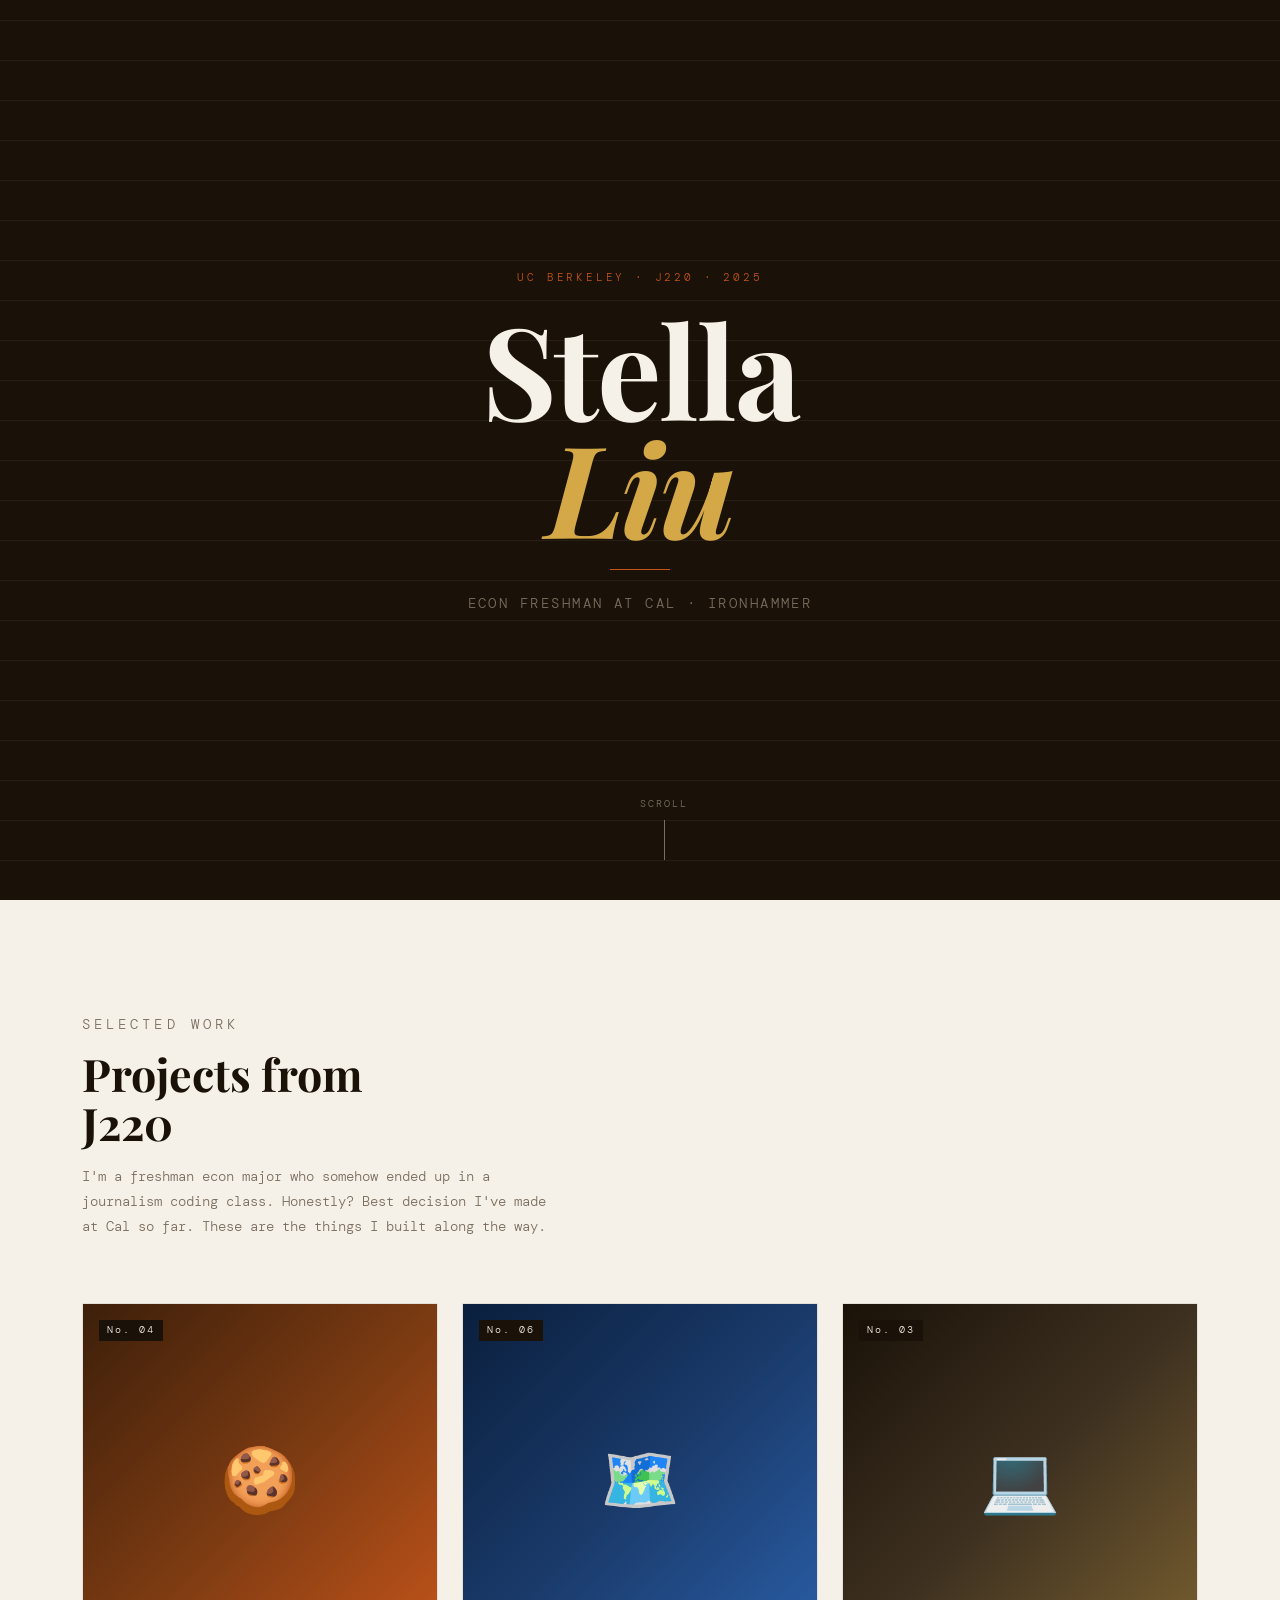
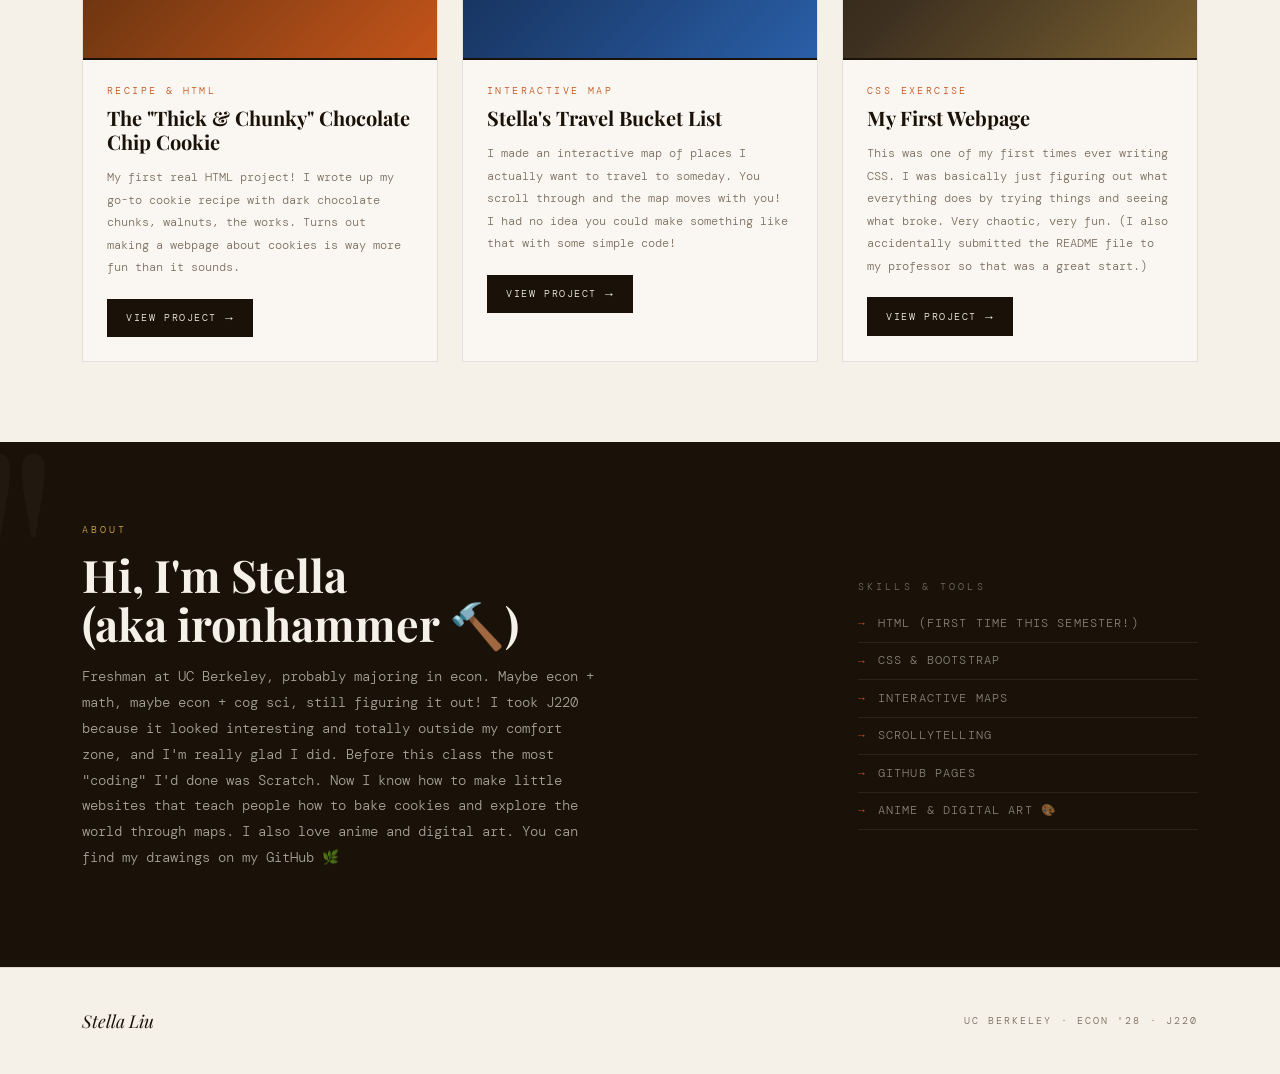
<file: index.html>
<!DOCTYPE html>
<html lang="en">
<head>
  <meta charset="UTF-8">
  <meta name="viewport" content="width=device-width, initial-scale=1.0">

  <!-- Bootstrap CSS (required) -->
  <link href="css/bootstrap.min.css" rel="stylesheet">

  <!-- Google Fonts — Playfair Display (display serif) + DM Mono (monospace) -->
  <!-- TIP: For local/self-hosted fonts, download .woff2 files from gwfh.mranftl.com
       and add @font-face rules in style.css pointing to ../fonts/ -->
  <link rel="preconnect" href="https://fonts.googleapis.com">
  <link rel="preconnect" href="https://fonts.gstatic.com" crossorigin>
  <link href="https://fonts.googleapis.com/css2?family=Playfair+Display:ital,wght@0,400;0,700;1,400&family=DM+Mono:wght@300;400&display=swap" rel="stylesheet">

  <!-- Custom styles (always AFTER bootstrap so our rules win) -->
  <link href="css/style.css" rel="stylesheet">

  <title>Stella Liu — Portfolio</title>
</head>
<body>

  <!-- ===== HEADER ===== -->
  <header>
    <div class="text-center position-relative" style="z-index:1;">
      <p class="header-eyebrow">UC Berkeley · J220 · 2025</p>
      <h1 class="header-name">Stella<br><em>Liu</em></h1>
      <div class="header-divider"></div>
      <p class="header-subtitle">Econ Freshman at Cal · ironhammer</p>
    </div>
    <div class="scroll-cue">scroll</div>
  </header>

  <!-- ===== PORTFOLIO SECTION ===== -->
  <section class="portfolio-section">
    <div class="container">

      <!-- Intro -->
      <div class="portfolio-intro fade-in-up">
        <p class="section-label">Selected Work</p>
        <h2 class="section-title">Projects from<br>J220</h2>
        <p>I'm a freshman econ major who somehow ended up in a journalism coding class. Honestly? Best decision I've made at Cal so far. These are the things I built along the way.</p>
      </div>

      <!-- Cards Grid -->
      <div class="row g-4">

        <!-- Card 1: Recipe -->
        <div class="col-12 col-sm-6 col-lg-4 fade-in-up" style="transition-delay: 0.1s;">
          <div class="card">
            <div class="card-img-wrapper illus-recipe">
              <span class="card-number">No. 04</span>
              <!--
                TO ADD A SCREENSHOT:
                1. Take a screenshot of your recipe page
                2. Crop it to a square (same size as other images)
                3. Save it as assets/recipe.jpg
                4. Replace the card-illustration div below with:
                   <img src="assets/recipe.jpg" class="card-img-top img-fluid" alt="Recipe project screenshot">
              -->
              <div class="card-illustration">🍪</div>
            </div>
            <div class="card-body">
              <p class="card-category">Recipe &amp; HTML</p>
              <h5 class="card-title">The "Thick &amp; Chunky" Chocolate Chip Cookie</h5>
              <p class="card-text">My first real HTML project! I wrote up my go-to cookie recipe with dark chocolate chunks, walnuts, the works. Turns out making a webpage about cookies is way more fun than it sounds.</p>
              <a href="https://stellaih.github.io/04-recipe/" target="_blank" class="btn-ink">
                View Project <span class="arrow">→</span>
              </a>
            </div>
          </div>
        </div>

        <!-- Card 2: Scrolly Map -->
        <div class="col-12 col-sm-6 col-lg-4 fade-in-up" style="transition-delay: 0.2s;">
          <div class="card">
            <div class="card-img-wrapper illus-map">
              <span class="card-number">No. 06</span>
              <!--
                TO ADD A SCREENSHOT:
                1. Take a screenshot of your scrolly map
                2. Crop it to a square
                3. Save it as assets/map.jpg
                4. Replace the card-illustration div below with:
                   <img src="assets/map.jpg" class="card-img-top img-fluid" alt="Scrolly map project screenshot">
              -->
              <div class="card-illustration">🗺️</div>
            </div>
            <div class="card-body">
              <p class="card-category">Interactive Map</p>
              <h5 class="card-title">Stella's Travel Bucket List</h5>
              <p class="card-text">I made an interactive map of places I actually want to travel to someday. You scroll through and the map moves with you! I had no idea you could make something like that with some simple code!</p>
              <a href="https://stellaih.github.io/06-scrolly-map/" target="_blank" class="btn-ink">
                View Project <span class="arrow">→</span>
              </a>
            </div>
          </div>
        </div>

        <!-- Card 3: CSS Exercise -->
        <div class="col-12 col-sm-6 col-lg-4 fade-in-up" style="transition-delay: 0.3s;">
          <div class="card">
            <div class="card-img-wrapper illus-webpage">
              <span class="card-number">No. 03</span>
              <!--
                TO ADD A SCREENSHOT:
                1. Take a screenshot of your CSS exercise page
                2. Crop it to a square
                3. Save it as assets/css-exercise.jpg
                4. Replace the card-illustration div below with:
                   <img src="assets/css-exercise.jpg" class="card-img-top img-fluid" alt="CSS exercise screenshot">
              -->
              <div class="card-illustration">💻</div>
            </div>
            <div class="card-body">
              <p class="card-category">CSS Exercise</p>
              <h5 class="card-title">My First Webpage</h5>
              <p class="card-text">This was one of my first times ever writing CSS. I was basically just figuring out what everything does by trying things and seeing what broke. Very chaotic, very fun. (I also accidentally submitted the README file to my professor so that was a great start.)</p>
              <a href="https://stellaih.github.io/03-css-exercise/" target="_blank" class="btn-ink">
                View Project <span class="arrow">→</span>
              </a>
            </div>
          </div>
        </div>

      </div><!-- /row -->
    </div><!-- /container -->
  </section>

  <!-- ===== ABOUT STRIP ===== -->
  <section class="about-strip">
    <div class="container">
      <div class="row align-items-center g-5">
        <div class="col-12 col-md-7 fade-in-up">
          <p class="section-label">About</p>
          <h2 class="section-title">Hi, I'm Stella<br>(aka ironhammer 🔨)</h2>
          <p class="about-bio">
            Freshman at UC Berkeley, probably majoring in econ. Maybe econ + math, maybe econ + cog sci, still figuring it out! I took J220 because it looked interesting and totally outside my comfort zone, and I'm really glad I did. Before this class the most "coding" I'd done was Scratch. Now I know how to make little websites that teach people how to bake cookies and explore the world through maps. I also love anime and digital art. You can find my drawings on my GitHub 🌿
          </p>
        </div>
        <div class="col-12 col-md-4 offset-md-1 fade-in-up" style="transition-delay:0.15s;">
          <p class="section-label" style="color:rgba(245,240,232,0.4); margin-bottom:1.25rem;">Skills &amp; Tools</p>
          <ul class="skills-list">
            <li>HTML (first time this semester!)</li>
            <li>CSS &amp; Bootstrap</li>
            <li>Interactive Maps</li>
            <li>Scrollytelling</li>
            <li>GitHub Pages</li>
            <li>Anime &amp; Digital Art 🎨</li>
          </ul>
        </div>
      </div>
    </div>
  </section>

  <!-- ===== FOOTER ===== -->
  <footer>
    <div class="container">
      <div class="footer-inner">
        <span class="footer-name">Stella Liu</span>
        <span class="footer-school">UC Berkeley · Econ '28 · J220</span>
      </div>
    </div>
  </footer>

  <script src="js/bootstrap.bundle.min.js"></script>
  <script>
    // Intersection Observer for fade-in-up elements
    const observer = new IntersectionObserver((entries) => {
      entries.forEach(entry => {
        if (entry.isIntersecting) {
          entry.target.classList.add('visible');
        }
      });
    }, { threshold: 0.12 });

    document.querySelectorAll('.fade-in-up').forEach(el => observer.observe(el));
  </script>
</body>
</html>
</file>
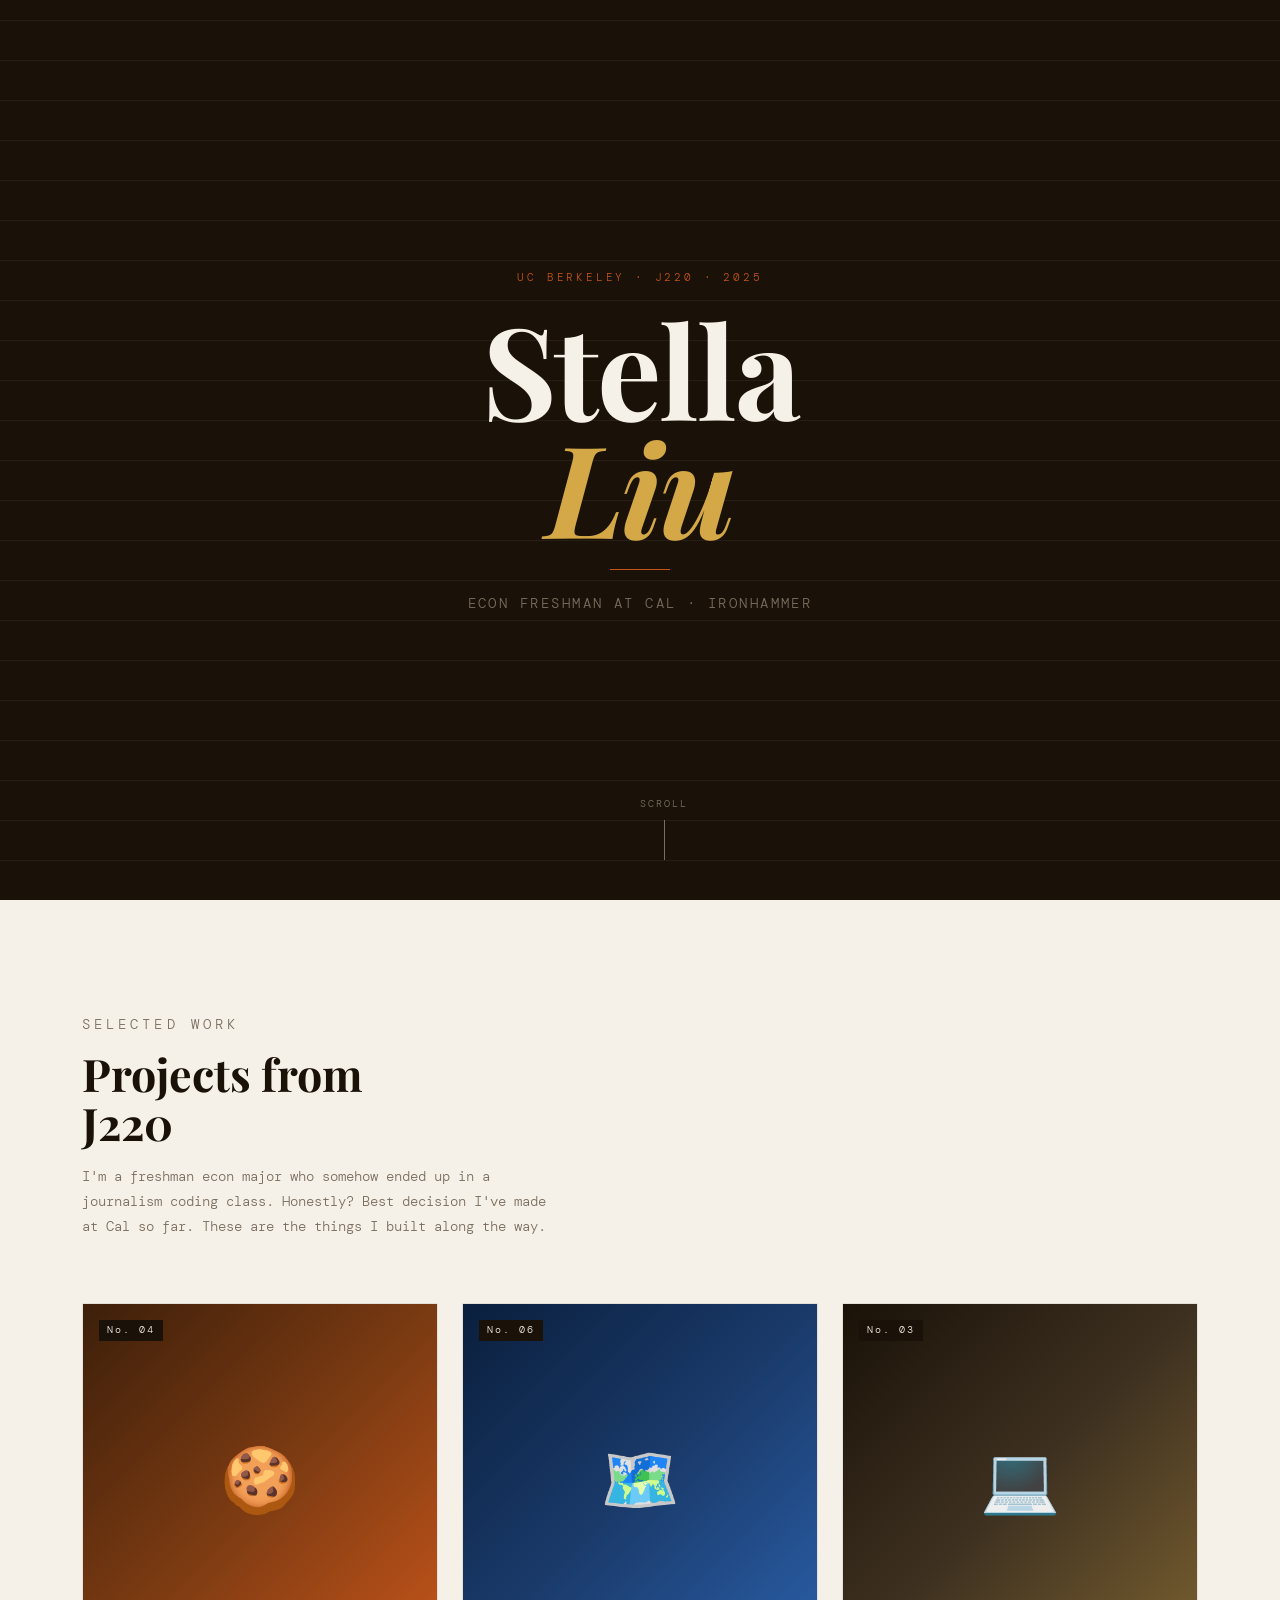
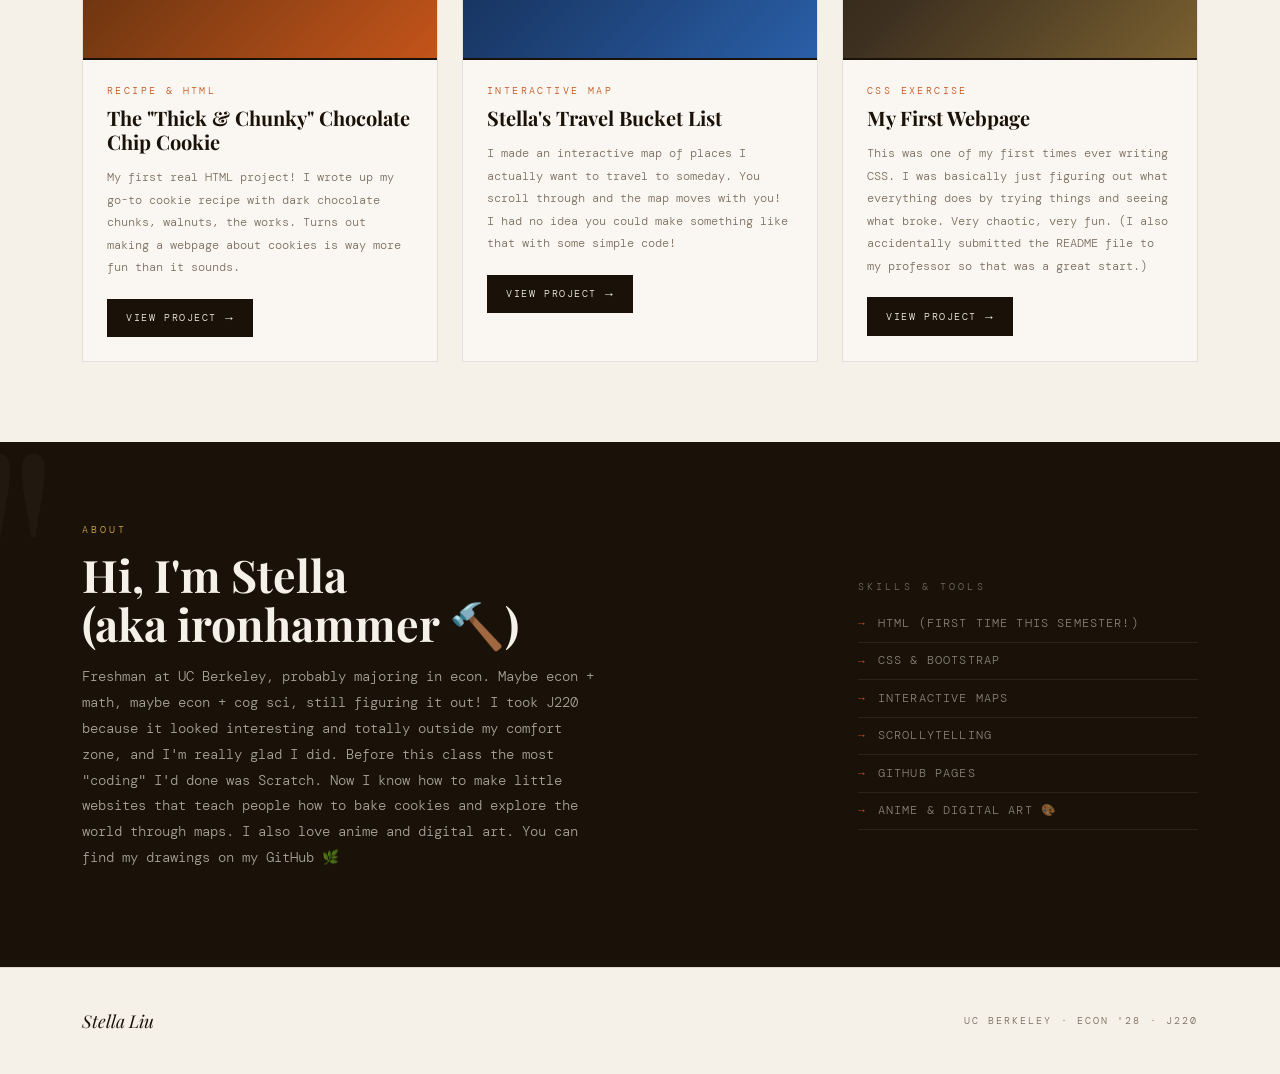
<file: index (3).html>
<!DOCTYPE html>
<html lang="en">
<head>
  <meta charset="UTF-8">
  <meta name="viewport" content="width=device-width, initial-scale=1.0">

  
  <link href="css/bootstrap.min.css" rel="stylesheet">

  
  <link rel="preconnect" href="https://fonts.googleapis.com">
  <link rel="preconnect" href="https://fonts.gstatic.com" crossorigin>
  <link href="https://fonts.googleapis.com/css2?family=Playfair+Display:ital,wght@0,400;0,700;1,400&family=DM+Mono:wght@300;400&display=swap" rel="stylesheet">

  <!-- Custom styles (always AFTER bootstrap so our rules win) -->
  <link href="css/style.css" rel="stylesheet">

  <title>Stella Liu — Portfolio</title>
</head>
<body>

  <!-- ===== HEADER ===== -->
  <header>
    <div class="text-center position-relative" style="z-index:1;">
      <p class="header-eyebrow">UC Berkeley · J220 · 2025</p>
      <h1 class="header-name">Stella<br><em>Liu</em></h1>
      <div class="header-divider"></div>
      <p class="header-subtitle">Econ Freshman at Cal · ironhammer</p>
    </div>
    <div class="scroll-cue">scroll</div>
  </header>

  
  <section class="portfolio-section">
    <div class="container">

      <!-- Intro -->
      <div class="portfolio-intro fade-in-up">
        <p class="section-label">Selected Work</p>
        <h2 class="section-title">Projects from<br>J220</h2>
        <p>I'm a freshman econ major who somehow ended up in a journalism coding class. Honestly? Best decision I've made at Cal so far. These are the things I built along the way.</p>
      </div>

      
      <div class="row g-4">

        
        <div class="col-12 col-sm-6 col-lg-4 fade-in-up" style="transition-delay: 0.1s;">
          <div class="card">
            <div class="card-img-wrapper illus-recipe">
              <span class="card-number">No. 04</span>
              
              <div class="card-illustration">🍪</div>
            </div>
            <div class="card-body">
              <p class="card-category">Recipe &amp; HTML</p>
              <h5 class="card-title">The "Thick &amp; Chunky" Chocolate Chip Cookie</h5>
              <p class="card-text">My first real HTML project! I wrote up my go-to cookie recipe with dark chocolate chunks, walnuts, the works. Turns out making a webpage about cookies is way more fun than it sounds.</p>
              <a href="https://stellaih.github.io/04-recipe/" target="_blank" class="btn-ink">
                View Project <span class="arrow">→</span>
              </a>
            </div>
          </div>
        </div>

       
        <div class="col-12 col-sm-6 col-lg-4 fade-in-up" style="transition-delay: 0.2s;">
          <div class="card">
            <div class="card-img-wrapper illus-map">
              <span class="card-number">No. 06</span>
              
              <div class="card-illustration">🗺️</div>
            </div>
            <div class="card-body">
              <p class="card-category">Interactive Map</p>
              <h5 class="card-title">Stella's Travel Bucket List</h5>
              <p class="card-text">I made an interactive map of places I actually want to travel to someday. You scroll through and the map moves with you! I had no idea you could make something like that with some simple code!</p>
              <a href="https://stellaih.github.io/06-scrolly-map/" target="_blank" class="btn-ink">
                View Project <span class="arrow">→</span>
              </a>
            </div>
          </div>
        </div>

        
        <div class="col-12 col-sm-6 col-lg-4 fade-in-up" style="transition-delay: 0.3s;">
          <div class="card">
            <div class="card-img-wrapper illus-webpage">
              <span class="card-number">No. 03</span>
              <!--
                TO ADD A SCREENSHOT:
                1. Take a screenshot of your CSS exercise page
                2. Crop it to a square
                3. Save it as assets/css-exercise.jpg
                4. Replace the card-illustration div below with:
                   <img src="assets/css-exercise.jpg" class="card-img-top img-fluid" alt="CSS exercise screenshot">
              -->
              <div class="card-illustration">💻</div>
            </div>
            <div class="card-body">
              <p class="card-category">CSS Exercise</p>
              <h5 class="card-title">My First Webpage</h5>
              <p class="card-text">This was one of my first times ever writing CSS. I was basically just figuring out what everything does by trying things and seeing what broke. Very chaotic, very fun. (I also accidentally submitted the README file to my professor so that was a great start.)</p>
              <a href="https://stellaih.github.io/03-css-exercise/" target="_blank" class="btn-ink">
                View Project <span class="arrow">→</span>
              </a>
            </div>
          </div>
        </div>

      </div><!-- /row -->
    </div><!-- /container -->
  </section>

  
  <section class="about-strip">
    <div class="container">
      <div class="row align-items-center g-5">
        <div class="col-12 col-md-7 fade-in-up">
          <p class="section-label">About</p>
          <h2 class="section-title">Hi, I'm Stella<br>(aka ironhammer 🔨)</h2>
          <p class="about-bio">
            Freshman at UC Berkeley, probably majoring in econ. Maybe econ + math, maybe econ + cog sci, still figuring it out! I took J220 because it looked interesting and totally outside my comfort zone, and I'm really glad I did. Before this class the most "coding" I'd done was Scratch. Now I know how to make little websites that teach people how to bake cookies and explore the world through maps. I also love anime and digital art. You can find my drawings on my GitHub 🌿
          </p>
        </div>
        <div class="col-12 col-md-4 offset-md-1 fade-in-up" style="transition-delay:0.15s;">
          <p class="section-label" style="color:rgba(245,240,232,0.4); margin-bottom:1.25rem;">Skills &amp; Tools</p>
          <ul class="skills-list">
            <li>HTML (first time this semester!)</li>
            <li>CSS &amp; Bootstrap</li>
            <li>Interactive Maps</li>
            <li>Scrollytelling</li>
            <li>GitHub Pages</li>
            <li>Anime &amp; Digital Art 🎨</li>
          </ul>
        </div>
      </div>
    </div>
  </section>

  
  <footer>
    <div class="container">
      <div class="footer-inner">
        <span class="footer-name">Stella Liu</span>
        <span class="footer-school">UC Berkeley · Econ '28 · J220</span>
      </div>
    </div>
  </footer>

  <script src="js/bootstrap.bundle.min.js"></script>
  <script>
    // Intersection Observer for fade-in-up elements
    const observer = new IntersectionObserver((entries) => {
      entries.forEach(entry => {
        if (entry.isIntersecting) {
          entry.target.classList.add('visible');
        }
      });
    }, { threshold: 0.12 });

    document.querySelectorAll('.fade-in-up').forEach(el => observer.observe(el));
  </script>
</body>
</html>
</file>
<file: css/style.css>
/* ===== IMPORT FONTS ===== */
@import url('https://fonts.googleapis.com/css2?family=Playfair+Display:ital,wght@0,400;0,700;1,400&family=DM+Mono:wght@300;400&display=swap');

/* ===== CSS VARIABLES ===== */
:root {
  --cream: #f5f0e8;
  --ink: #1a1208;
  --rust: #c4541a;
  --gold: #d4a847;
  --muted: #7a6e5f;
  --card-bg: #faf7f2;
}

/* ===== RESET & BASE ===== */
* { box-sizing: border-box; }

body {
  background-color: var(--cream);
  color: var(--ink);
  font-family: 'DM Mono', monospace;
  font-weight: 300;
  overflow-x: hidden;
}

/* ===== HEADER ===== */
header {
  min-height: 100vh;
  background-color: var(--ink);
  color: var(--cream);
  position: relative;
  display: flex;
  flex-direction: column;
  align-items: center;
  justify-content: center;
  overflow: hidden;
}

/* Decorative ruled lines */
header::before {
  content: '';
  position: absolute;
  top: 0; left: 0; right: 0; bottom: 0;
  background-image: repeating-linear-gradient(
    0deg,
    transparent,
    transparent 39px,
    rgba(245,240,232,0.06) 39px,
    rgba(245,240,232,0.06) 40px
  );
  pointer-events: none;
}

.header-eyebrow {
  font-family: 'DM Mono', monospace;
  font-size: 0.7rem;
  letter-spacing: 0.25em;
  text-transform: uppercase;
  color: var(--rust);
  margin-bottom: 1.5rem;
  opacity: 0;
  animation: fadeUp 0.8s ease forwards 0.2s;
}

.header-name {
  font-family: 'Playfair Display', serif;
  font-size: clamp(3.5rem, 10vw, 8rem);
  font-weight: 700;
  line-height: 0.92;
  letter-spacing: -0.02em;
  text-align: center;
  color: var(--cream);
  margin-bottom: 0.5rem;
  opacity: 0;
  animation: fadeUp 0.8s ease forwards 0.4s;
}

.header-name em {
  font-style: italic;
  color: var(--gold);
}

.header-subtitle {
  font-family: 'DM Mono', monospace;
  font-size: clamp(0.7rem, 1.5vw, 0.85rem);
  letter-spacing: 0.18em;
  text-transform: uppercase;
  color: var(--muted);
  margin-top: 1.5rem;
  opacity: 0;
  animation: fadeUp 0.8s ease forwards 0.6s;
}

.header-divider {
  width: 60px;
  height: 1px;
  background: var(--rust);
  margin: 1.5rem auto;
  opacity: 0;
  animation: fadeUp 0.8s ease forwards 0.5s;
}

.scroll-cue {
  position: absolute;
  bottom: 2.5rem;
  left: 50%;
  transform: translateX(-50%);
  font-size: 0.65rem;
  letter-spacing: 0.2em;
  text-transform: uppercase;
  color: var(--muted);
  opacity: 0;
  animation: fadeUp 0.8s ease forwards 1s;
  display: flex;
  flex-direction: column;
  align-items: center;
  gap: 0.5rem;
}

.scroll-cue::after {
  content: '';
  display: block;
  width: 1px;
  height: 40px;
  background: var(--muted);
  animation: scrollLine 1.5s ease-in-out infinite;
}

/* ===== SECTION LABELS ===== */
.section-label {
  font-size: 0.65rem;
  letter-spacing: 0.3em;
  text-transform: uppercase;
  color: var(--rust);
  font-family: 'DM Mono', monospace;
  margin-bottom: 0.75rem;
}

.section-title {
  font-family: 'Playfair Display', serif;
  font-size: clamp(1.8rem, 4vw, 2.8rem);
  font-weight: 700;
  line-height: 1.1;
  color: var(--ink);
}

/* ===== PORTFOLIO SECTION ===== */
.portfolio-section {
  padding: 6rem 0 5rem;
}

.portfolio-intro {
  max-width: 480px;
  margin-bottom: 4rem;
}

.portfolio-intro p {
  font-size: 0.85rem;
  line-height: 1.85;
  color: var(--muted);
  margin-top: 1rem;
}

/* ===== CARDS ===== */
.card {
  background: var(--card-bg);
  border: 1px solid rgba(26,18,8,0.1);
  border-radius: 0;
  overflow: hidden;
  transition: transform 0.35s ease, box-shadow 0.35s ease;
  height: 100%;
}

.card:hover {
  transform: translateY(-6px);
  box-shadow: 0 20px 50px rgba(26,18,8,0.12);
}

.card-img-wrapper {
  position: relative;
  width: 100%;
  padding-top: 100%; /* 1:1 square */
  overflow: hidden;
  background: #e8e2d8;
}

.card-img-wrapper img {
  position: absolute;
  top: 0; left: 0;
  width: 100%; height: 100%;
  object-fit: cover;
  transition: transform 0.5s ease;
}

.card:hover .card-img-wrapper img {
  transform: scale(1.04);
}

/* Illustration fallback tiles */
.card-illustration {
  position: absolute;
  top: 0; left: 0;
  width: 100%; height: 100%;
  display: flex;
  align-items: center;
  justify-content: center;
  font-size: 4rem;
}

.card-number {
  position: absolute;
  top: 1rem;
  left: 1rem;
  font-size: 0.6rem;
  letter-spacing: 0.2em;
  color: var(--cream);
  background: var(--ink);
  padding: 0.2rem 0.5rem;
  font-family: 'DM Mono', monospace;
  z-index: 2;
}

.card-body {
  padding: 1.5rem;
  border-top: 2px solid var(--ink);
}

.card-category {
  font-size: 0.6rem;
  letter-spacing: 0.25em;
  text-transform: uppercase;
  color: var(--rust);
  font-family: 'DM Mono', monospace;
  margin-bottom: 0.5rem;
}

.card-title {
  font-family: 'Playfair Display', serif;
  font-size: 1.25rem;
  font-weight: 700;
  color: var(--ink);
  margin-bottom: 0.75rem;
  line-height: 1.2;
}

.card-text {
  font-size: 0.78rem;
  line-height: 1.8;
  color: var(--muted);
  margin-bottom: 1.25rem;
}

.btn-ink {
  display: inline-flex;
  align-items: center;
  gap: 0.5rem;
  background: var(--ink);
  color: var(--cream);
  font-family: 'DM Mono', monospace;
  font-size: 0.65rem;
  letter-spacing: 0.15em;
  text-transform: uppercase;
  padding: 0.6rem 1.2rem;
  border: none;
  text-decoration: none;
  transition: background 0.25s ease;
}

.btn-ink:hover {
  background: var(--rust);
  color: var(--cream);
}

.btn-ink .arrow {
  font-size: 0.8rem;
  transition: transform 0.25s ease;
}

.btn-ink:hover .arrow {
  transform: translateX(3px);
}

/* ===== ABOUT STRIP ===== */
.about-strip {
  background: var(--ink);
  color: var(--cream);
  padding: 5rem 0;
  position: relative;
  overflow: hidden;
}

.about-strip::before {
  content: '"';
  font-family: 'Playfair Display', serif;
  font-size: 20rem;
  color: rgba(255,255,255,0.03);
  position: absolute;
  top: -3rem;
  left: -2rem;
  line-height: 1;
  pointer-events: none;
}

.about-strip .section-label { color: var(--gold); }

.about-strip .section-title { color: var(--cream); }

.about-bio {
  font-size: 0.85rem;
  line-height: 1.9;
  color: rgba(245,240,232,0.65);
  max-width: 520px;
  margin-top: 1rem;
}

.skills-list {
  list-style: none;
  padding: 0;
  margin: 0;
  display: flex;
  flex-direction: column;
  gap: 0.6rem;
}

.skills-list li {
  font-size: 0.72rem;
  letter-spacing: 0.1em;
  text-transform: uppercase;
  color: rgba(245,240,232,0.5);
  padding-bottom: 0.6rem;
  border-bottom: 1px solid rgba(245,240,232,0.08);
  display: flex;
  align-items: center;
  gap: 0.75rem;
}

.skills-list li::before {
  content: '→';
  color: var(--rust);
  font-size: 0.7rem;
}

/* ===== FOOTER ===== */
footer {
  background: var(--cream);
  border-top: 1px solid rgba(26,18,8,0.1);
  padding: 2.5rem 0;
}

.footer-inner {
  display: flex;
  align-items: center;
  justify-content: space-between;
  gap: 1rem;
  flex-wrap: wrap;
}

.footer-name {
  font-family: 'Playfair Display', serif;
  font-style: italic;
  font-size: 1.1rem;
  color: var(--ink);
}

.footer-school {
  font-size: 0.65rem;
  letter-spacing: 0.2em;
  text-transform: uppercase;
  color: var(--muted);
}

/* ===== ANIMATIONS ===== */
@keyframes fadeUp {
  from { opacity: 0; transform: translateY(20px); }
  to   { opacity: 1; transform: translateY(0); }
}

@keyframes scrollLine {
  0%   { transform: scaleY(0); transform-origin: top; }
  50%  { transform: scaleY(1); transform-origin: top; }
  51%  { transform: scaleY(1); transform-origin: bottom; }
  100% { transform: scaleY(0); transform-origin: bottom; }
}

.fade-in-up {
  opacity: 0;
  transform: translateY(30px);
  transition: opacity 0.7s ease, transform 0.7s ease;
}

.fade-in-up.visible {
  opacity: 1;
  transform: translateY(0);
}

/* ===== ILLUSTRATION BACKGROUNDS ===== */
.illus-recipe   { background: linear-gradient(135deg, #3d1f0a 0%, #7a3a12 50%, #c4541a 100%); }
.illus-map      { background: linear-gradient(135deg, #0a1f3d 0%, #1a3a6a 50%, #2a5fa8 100%); }
.illus-webpage  { background: linear-gradient(135deg, #1a1208 0%, #3d3020 50%, #7a6030 100%); }
.illus-css      { background: linear-gradient(135deg, #1f3d0a 0%, #3a6a1a 50%, #5fa82a 100%); }

/* ===== RESPONSIVE ===== */
@media (max-width: 576px) {
  .portfolio-section { padding: 4rem 0 3rem; }
  .card-body { padding: 1.2rem; }
}
</file>
